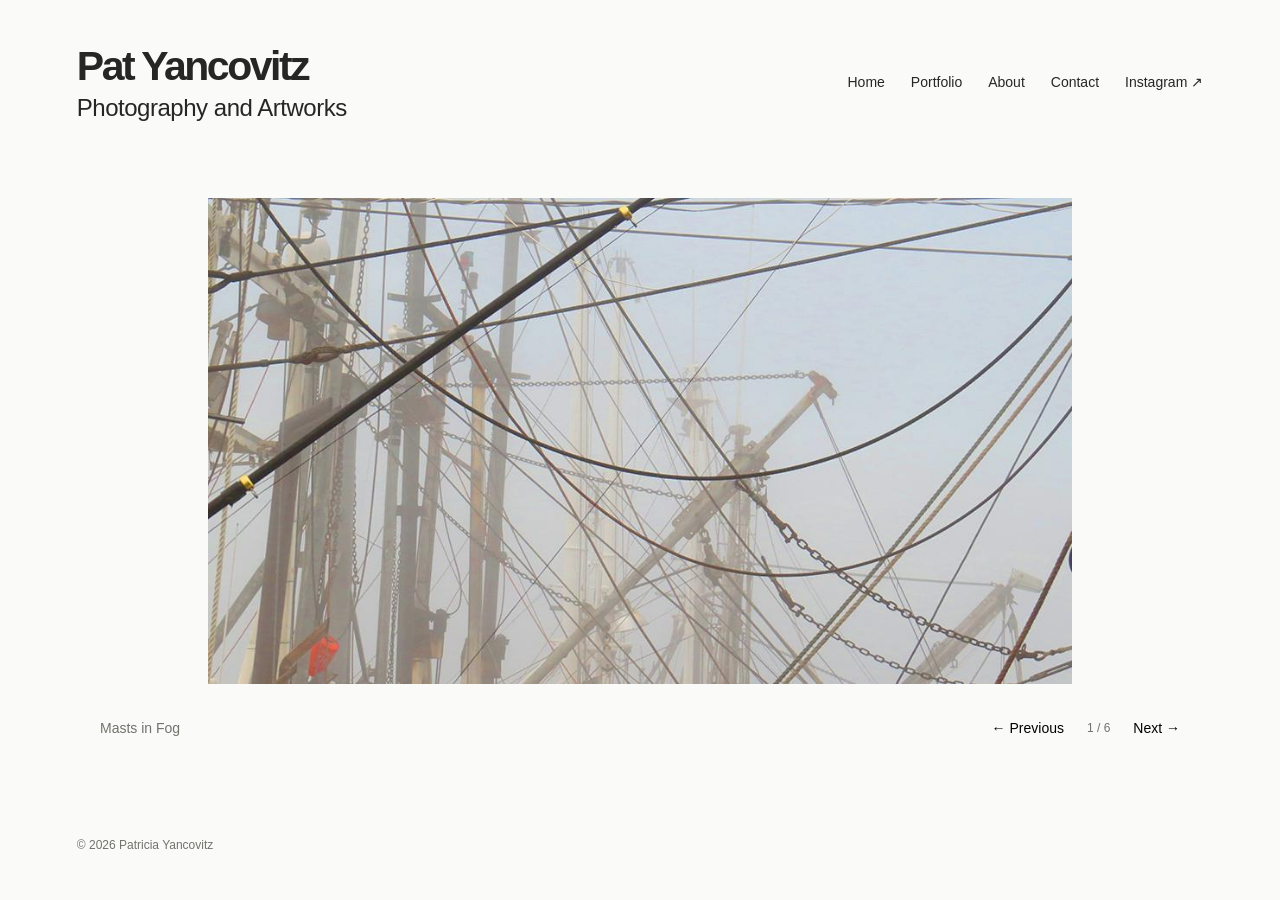
<file: index.html>
<!DOCTYPE html><html lang="en"><head><meta charset="utf-8"><meta name="viewport" content="width=device-width,initial-scale=1"><title>Home — Pat Yancovitz</title><link rel="stylesheet" href="main_style.css"><link rel="icon" href="favicon.svg"><style>.pat-carousel{overflow:hidden}.pat-track{display:flex;transition:transform .7s ease}.hero-slide{flex:0 0 100%;margin:0}@media(prefers-reduced-motion:reduce){.pat-track{transition:none}}.home-intro{font-size:clamp(18px,2vw,24px);font-weight:400;letter-spacing:-.02em;margin:0 0 24px}.site-brand{display:flex;flex-direction:column;align-items:flex-start;gap:3px}.site-brand .home-intro{margin:0}</style></head><body><a href="#main" class="skip-link">Skip to content</a><header class="site-header"><div class="site-brand"><a href="index.html" class="artist-name">Pat Yancovitz</a><h1 class="home-intro">Photography and Artworks</h1></div><nav aria-label="Main navigation"><a href="index.html">Home</a><a href="portfolio.html">Portfolio</a><a href="about.html">About</a><a href="contact.html">Contact</a><a href="https://www.instagram.com/pyancovitz/" target="_blank" rel="noopener noreferrer">Instagram ↗</a></nav></header><main id="main"><section class="page home-page"><div data-pat-slider role="region" aria-roledescription="carousel" aria-label="Selected photographs and artworks" tabindex="0"><div class="pat-carousel"><div class="pat-track"><figure class="pat-slide hero-slide" role="group" aria-roledescription="slide" aria-label="1 of 6" aria-hidden="false" data-title="Masts in Fog"><img src="homepage-masts-in-fog.jpg" width="1000" height="562" alt="Fishing boat masts, cables, and rigging overlap in a pale morning fog." loading="eager" draggable="false"></figure><figure class="pat-slide hero-slide" role="group" aria-roledescription="slide" aria-label="2 of 6" aria-hidden="true" data-title="Fire Boat Celebration"><img src="fire-boat-celebration.webp" width="1920" height="1079" alt="Fireboats spray arcs of white, red, and blue water across a city harbor." loading="lazy" draggable="false"></figure><figure class="pat-slide hero-slide" role="group" aria-roledescription="slide" aria-label="3 of 6" aria-hidden="true" data-title="Sunset @ Boat Dock"><img src="sunset-boat-dock.jpg" width="1200" height="900" alt="Fishing boats and their intricate rigging are silhouetted against an orange sunset." loading="lazy" draggable="false"></figure><figure class="pat-slide hero-slide" role="group" aria-roledescription="slide" aria-label="4 of 6" aria-hidden="true" data-title="Warren Place"><img src="warren-place.webp" width="1920" height="1440" alt="A leafy tree canopy rises between rows of red brick homes surrounding a green garden." loading="lazy" draggable="false"></figure><figure class="pat-slide hero-slide" role="group" aria-roledescription="slide" aria-label="5 of 6" aria-hidden="true" data-title="Encaustic with Tree"><img src="encaustic-with-tree.jpg" width="800" height="794" alt="Black branches and tall gray forms layered beneath orange and yellow circles." loading="lazy" draggable="false"></figure><figure class="pat-slide hero-slide" role="group" aria-roledescription="slide" aria-label="6 of 6" aria-hidden="true" data-title="City in Color"><img src="city-in-color.jpg" width="936" height="694" alt="Overlapping blocks of pink, blue, yellow, and green suggest a vivid abstract city." loading="lazy" draggable="false"></figure></div></div><div class="slider-toolbar"><h2 data-title aria-live="polite">Masts in Fog</h2><div class="slider-controls" hidden><button type="button" class="control-button" data-prev>← Previous</button><span class="image-count" data-count>1 / 6</span><button type="button" class="control-button" data-next>Next →</button></div></div></div></section></main><footer class="site-footer">© <span data-pat-year>2026</span> Patricia Yancovitz</footer><script src="pat-gallery.js?v=3"></script></body></html>
</file>
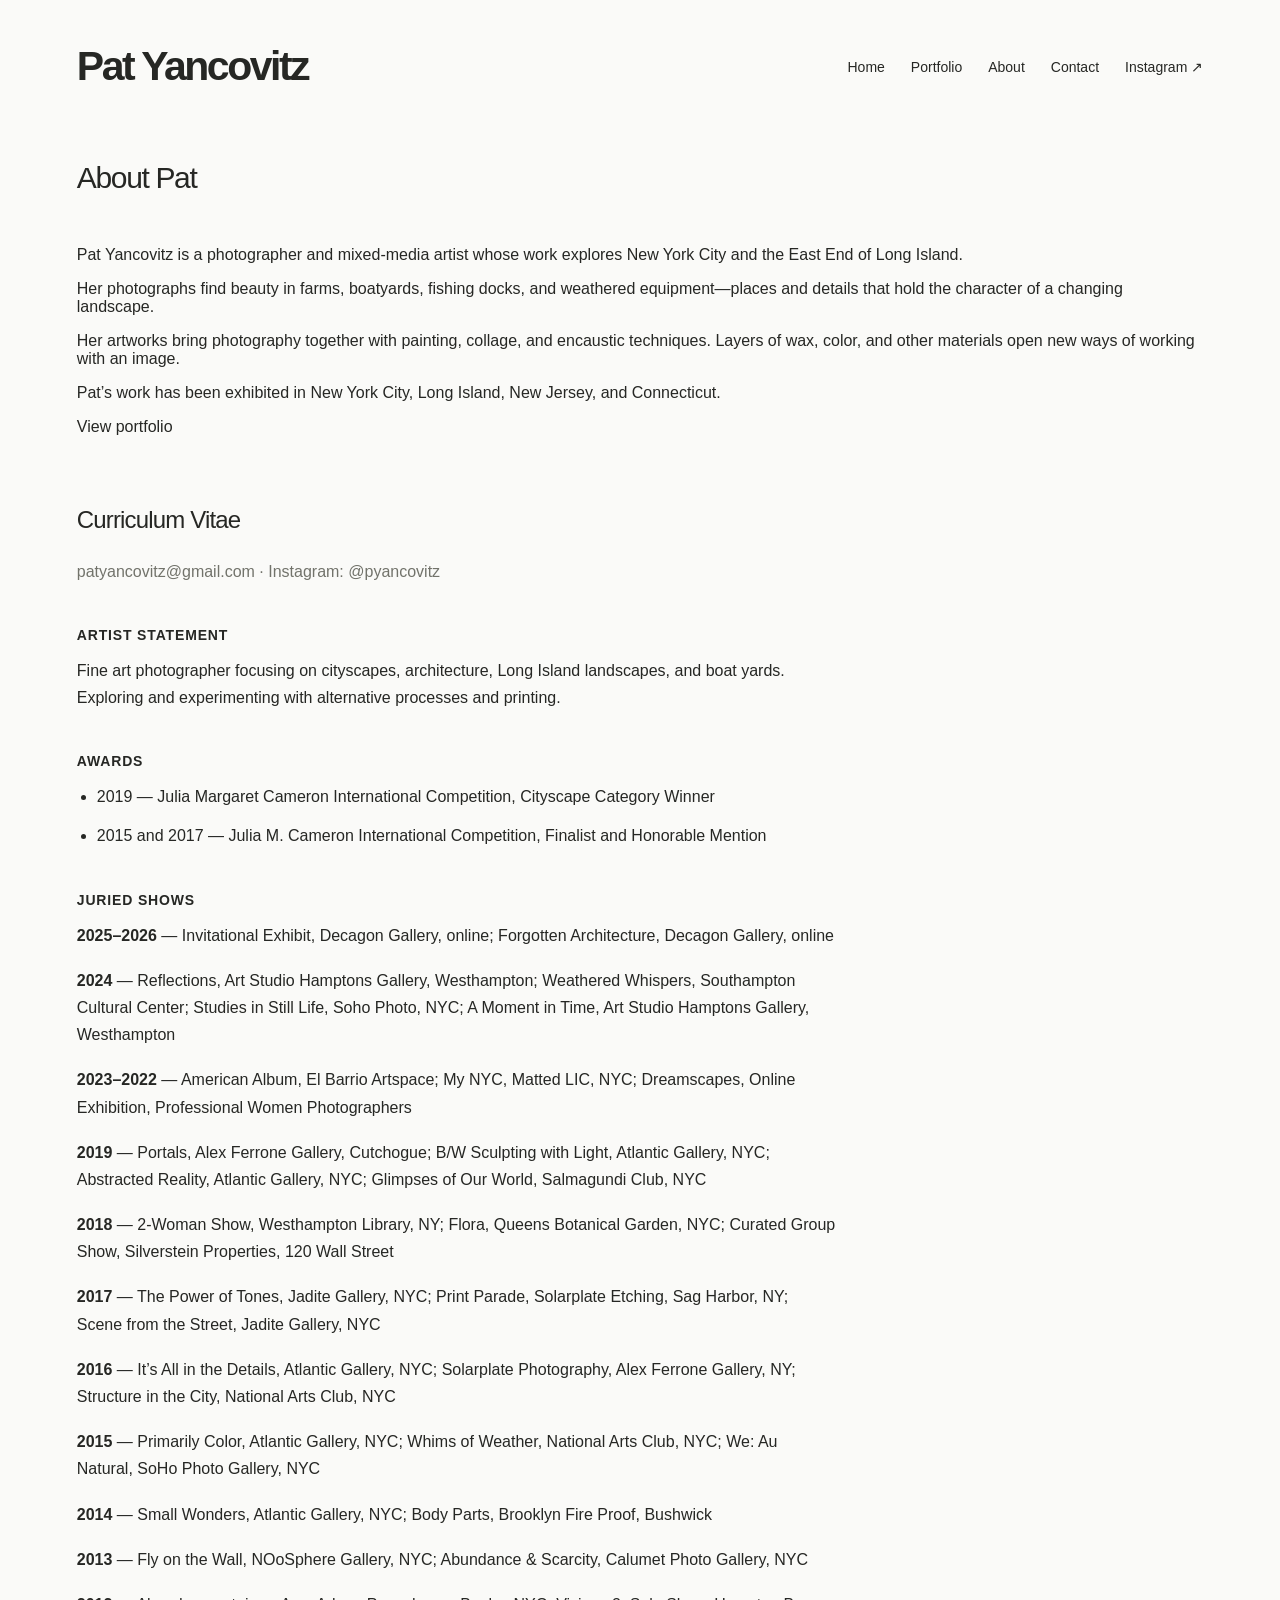
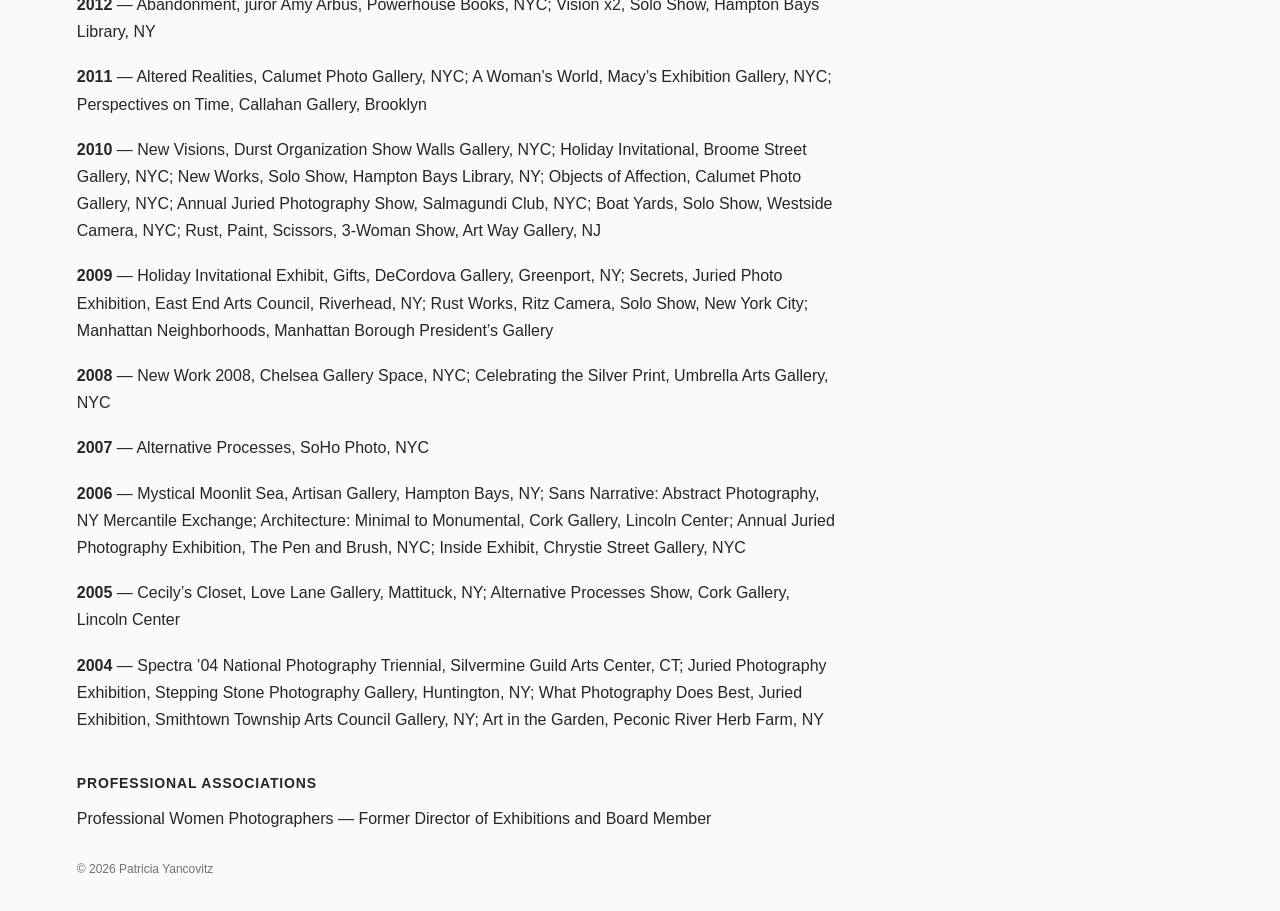
<file: about.html>
<!DOCTYPE html><html lang="en"><head><meta charset="utf-8"><meta name="viewport" content="width=device-width,initial-scale=1"><title>About — Pat Yancovitz</title><link rel="stylesheet" href="main_style.css?v=2"><link rel="icon" href="favicon.svg"></head><body><a href="#main" class="skip-link">Skip to content</a><header class="site-header"><a href="index.html" class="artist-name">Pat Yancovitz</a><nav aria-label="Main navigation"><a href="index.html">Home</a><a href="portfolio.html">Portfolio</a><a href="about.html">About</a><a href="contact.html">Contact</a><a href="https://www.instagram.com/pyancovitz/" target="_blank" rel="noopener noreferrer">Instagram ↗</a></nav></header><main id="main"><section class="page about-page">
    <h1 class="page-title">About Pat</h1>
    <div class="about-copy">
      <p>Pat Yancovitz is a photographer and mixed-media artist whose work explores New York City and the East End of Long Island.</p>
      <p>Her photographs find beauty in farms, boatyards, fishing docks, and weathered equipment—places and details that hold the character of a changing landscape.</p>
      <p>Her artworks bring photography together with painting, collage, and encaustic techniques. Layers of wax, color, and other materials open new ways of working with an image.</p>
      <p>Pat’s work has been exhibited in New York City, Long Island, New Jersey, and Connecticut.</p>
    </div>
    <a href="portfolio.html" class="text-link">View portfolio</a>
    <section class="cv-section" aria-labelledby="cv-title">
      <h2 id="cv-title">Curriculum Vitae</h2>
      <p class="cv-contact"><a href="mailto:patyancovitz@gmail.com">patyancovitz@gmail.com</a> · Instagram: <a href="https://www.instagram.com/pyancovitz/" target="_blank" rel="noopener noreferrer">@pyancovitz</a></p>
      <h3>Artist Statement</h3>
      <p>Fine art photographer focusing on cityscapes, architecture, Long Island landscapes, and boat yards. Exploring and experimenting with alternative processes and printing.</p>
      <h3>Awards</h3>
      <ul><li>2019 — Julia Margaret Cameron International Competition, Cityscape Category Winner</li><li>2015 and 2017 — Julia M. Cameron International Competition, Finalist and Honorable Mention</li></ul>
      <h3>Juried Shows</h3>
      <ul class="cv-list">
        <li><strong>2025–2026</strong> — Invitational Exhibit, Decagon Gallery, online; Forgotten Architecture, Decagon Gallery, online</li>
        <li><strong>2024</strong> — Reflections, Art Studio Hamptons Gallery, Westhampton; Weathered Whispers, Southampton Cultural Center; Studies in Still Life, Soho Photo, NYC; A Moment in Time, Art Studio Hamptons Gallery, Westhampton</li>
        <li><strong>2023–2022</strong> — American Album, El Barrio Artspace; My NYC, Matted LIC, NYC; Dreamscapes, Online Exhibition, Professional Women Photographers</li>
        <li><strong>2019</strong> — Portals, Alex Ferrone Gallery, Cutchogue; B/W Sculpting with Light, Atlantic Gallery, NYC; Abstracted Reality, Atlantic Gallery, NYC; Glimpses of Our World, Salmagundi Club, NYC</li>
        <li><strong>2018</strong> — 2-Woman Show, Westhampton Library, NY; Flora, Queens Botanical Garden, NYC; Curated Group Show, Silverstein Properties, 120 Wall Street</li>
        <li><strong>2017</strong> — The Power of Tones, Jadite Gallery, NYC; Print Parade, Solarplate Etching, Sag Harbor, NY; Scene from the Street, Jadite Gallery, NYC</li>
        <li><strong>2016</strong> — It’s All in the Details, Atlantic Gallery, NYC; Solarplate Photography, Alex Ferrone Gallery, NY; Structure in the City, National Arts Club, NYC</li>
        <li><strong>2015</strong> — Primarily Color, Atlantic Gallery, NYC; Whims of Weather, National Arts Club, NYC; We: Au Natural, SoHo Photo Gallery, NYC</li>
        <li><strong>2014</strong> — Small Wonders, Atlantic Gallery, NYC; Body Parts, Brooklyn Fire Proof, Bushwick</li>
        <li><strong>2013</strong> — Fly on the Wall, NOoSphere Gallery, NYC; Abundance &amp; Scarcity, Calumet Photo Gallery, NYC</li>
        <li><strong>2012</strong> — Abandonment, juror Amy Arbus, Powerhouse Books, NYC; Vision x2, Solo Show, Hampton Bays Library, NY</li>
        <li><strong>2011</strong> — Altered Realities, Calumet Photo Gallery, NYC; A Woman’s World, Macy’s Exhibition Gallery, NYC; Perspectives on Time, Callahan Gallery, Brooklyn</li>
        <li><strong>2010</strong> — New Visions, Durst Organization Show Walls Gallery, NYC; Holiday Invitational, Broome Street Gallery, NYC; New Works, Solo Show, Hampton Bays Library, NY; Objects of Affection, Calumet Photo Gallery, NYC; Annual Juried Photography Show, Salmagundi Club, NYC; Boat Yards, Solo Show, Westside Camera, NYC; Rust, Paint, Scissors, 3-Woman Show, Art Way Gallery, NJ</li>
        <li><strong>2009</strong> — Holiday Invitational Exhibit, Gifts, DeCordova Gallery, Greenport, NY; Secrets, Juried Photo Exhibition, East End Arts Council, Riverhead, NY; Rust Works, Ritz Camera, Solo Show, New York City; Manhattan Neighborhoods, Manhattan Borough President’s Gallery</li>
        <li><strong>2008</strong> — New Work 2008, Chelsea Gallery Space, NYC; Celebrating the Silver Print, Umbrella Arts Gallery, NYC</li>
        <li><strong>2007</strong> — Alternative Processes, SoHo Photo, NYC</li>
        <li><strong>2006</strong> — Mystical Moonlit Sea, Artisan Gallery, Hampton Bays, NY; Sans Narrative: Abstract Photography, NY Mercantile Exchange; Architecture: Minimal to Monumental, Cork Gallery, Lincoln Center; Annual Juried Photography Exhibition, The Pen and Brush, NYC; Inside Exhibit, Chrystie Street Gallery, NYC</li>
        <li><strong>2005</strong> — Cecily’s Closet, Love Lane Gallery, Mattituck, NY; Alternative Processes Show, Cork Gallery, Lincoln Center</li>        <li><strong>2004</strong> — Spectra ’04 National Photography Triennial, Silvermine Guild Arts Center, CT; Juried Photography Exhibition, Stepping Stone Photography Gallery, Huntington, NY; What Photography Does Best, Juried Exhibition, Smithtown Township Arts Council Gallery, NY; Art in the Garden, Peconic River Herb Farm, NY</li>
      </ul>
      <h3>Professional Associations</h3>
      <p>Professional Women Photographers — Former Director of Exhibitions and Board Member</p>
    </section>
  </section></main><footer class="site-footer">© <span data-pat-year>2026</span> Patricia Yancovitz</footer><script src="pat-gallery.js"></script></body></html>
</file>
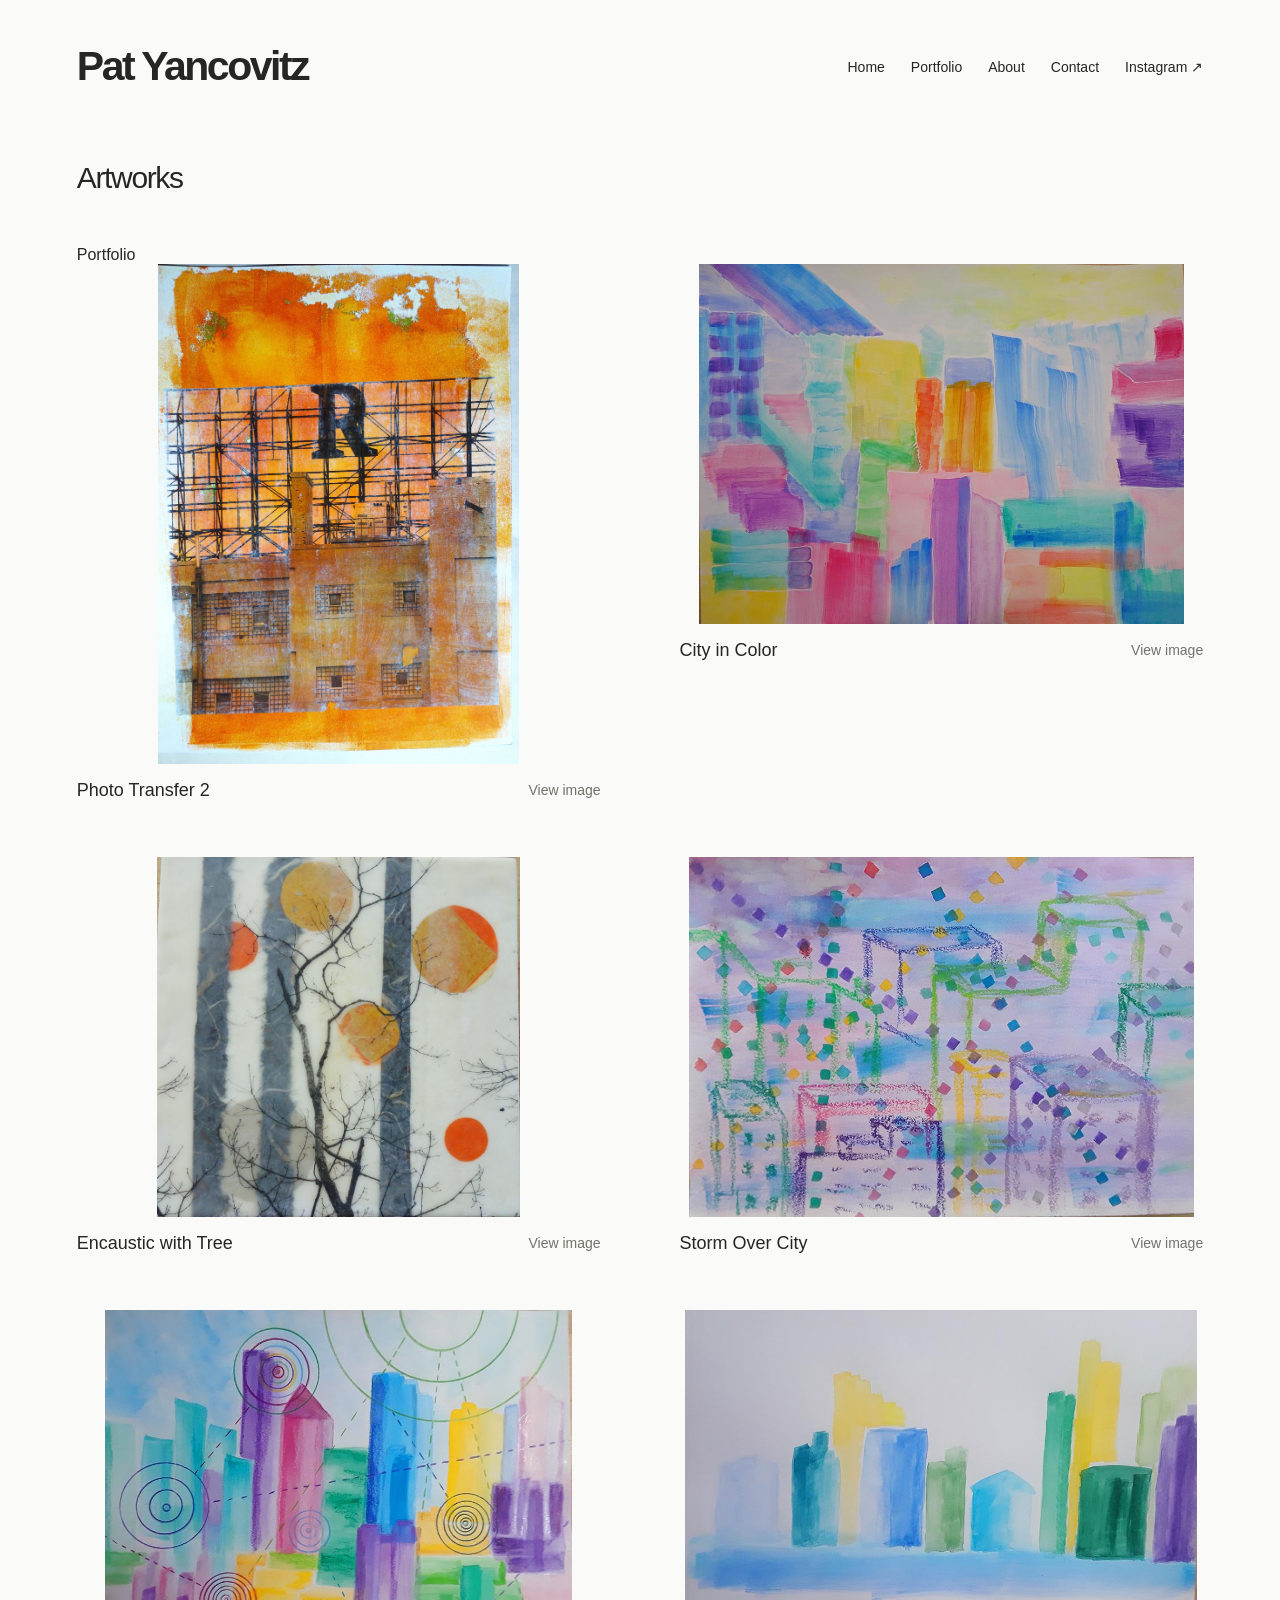
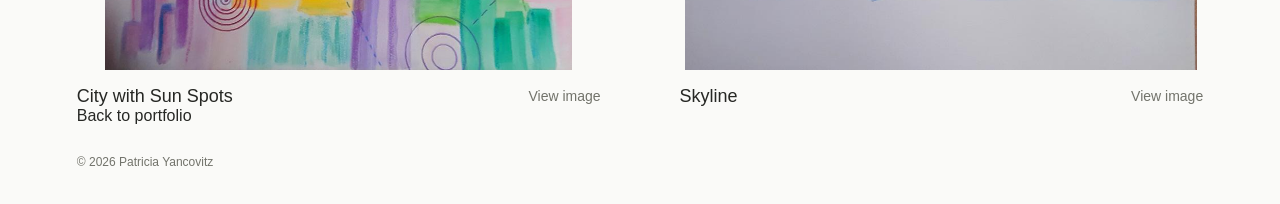
<file: artworks.html>
<!DOCTYPE html><html lang="en"><head><meta charset="utf-8"><meta name="viewport" content="width=device-width,initial-scale=1"><title>Artworks — Pat Yancovitz</title><link rel="stylesheet" href="main_style.css"><link rel="icon" href="favicon.svg"><style>.work-grid{display:grid;grid-template-columns:repeat(2,minmax(0,1fr));gap:56px 7%;align-items:start}.work-card{margin:0;min-width:0}.work-card .work-open{display:block}.work-image{height:360px;display:flex;align-items:center;justify-content:center}.work-image img{display:block;max-width:100%;max-height:100%;width:auto!important;height:auto!important;object-fit:contain}.work-caption{display:flex;justify-content:space-between;gap:20px;align-items:center;padding-top:16px}.work-title{font-size:18px;font-weight:400}.image-open-label{font-size:14px;color:var(--muted-foreground)}.pat-lightbox img{display:block;width:auto;max-width:min(680px,88vw);max-height:72vh;height:auto} .work-card--photo-transfer-2 .work-image{height:500px}@media(max-width:700px){.work-grid{grid-template-columns:1fr;gap:42px}.work-image{height:300px}}</style></head><body><a href="#main" class="skip-link">Skip to content</a><header class="site-header"><a href="index.html" class="artist-name">Pat Yancovitz</a><nav aria-label="Main navigation"><a href="index.html">Home</a><a href="portfolio.html">Portfolio</a><a href="about.html">About</a><a href="contact.html">Contact</a><a href="https://www.instagram.com/pyancovitz/" target="_blank" rel="noopener noreferrer">Instagram ↗</a></nav></header><main id="main"><section class="page gallery-page"><div class="gallery-heading"><h1 class="page-title">Artworks</h1><a class="back-link" href="portfolio.html">Portfolio</a></div><div class="work-grid" data-pat-gallery="Artworks"><figure class="work-card work-card--photo-transfer-2"><a class="work-open" href="Photo%20Transfer%202.JPG" data-pat-open data-title="Photo Transfer 2" aria-label="View Photo Transfer 2" aria-haspopup="dialog"><div class="work-image"><img src="Photo%20Transfer%202.JPG" width="900" height="1245" alt="An orange and yellow photo transfer of an industrial building, scaffolding, and a bold black R." loading="lazy" draggable="false"></div><span class="work-caption"><span class="work-title">Photo Transfer 2</span><span class="image-open-label">View image</span></span></a></figure><figure class="work-card"><a class="work-open" href="city-in-color.jpg" data-pat-open data-title="City in Color" aria-label="View City in Color" aria-haspopup="dialog"><div class="work-image"><img src="city-in-color.jpg" width="936" height="694" alt="Overlapping blocks of pink, blue, yellow, and green suggest a vivid abstract city." loading="eager" draggable="false"></div><span class="work-caption"><span class="work-title">City in Color</span><span class="image-open-label">View image</span></span></a></figure><figure class="work-card"><a class="work-open" href="encaustic-with-tree.jpg" data-pat-open data-title="Encaustic with Tree" aria-label="View Encaustic with Tree" aria-haspopup="dialog"><div class="work-image"><img src="encaustic-with-tree.jpg" width="800" height="794" alt="Black branches and tall gray forms layered beneath orange and yellow circles." loading="eager" draggable="false"></div><span class="work-caption"><span class="work-title">Encaustic with Tree</span><span class="image-open-label">View image</span></span></a></figure><figure class="work-card"><a class="work-open" href="storm-over-city.jpg" data-pat-open data-title="Storm Over City" aria-label="View Storm Over City" aria-haspopup="dialog"><div class="work-image"><img src="storm-over-city.jpg" width="900" height="642" alt="A colorful layered city abstraction with fragmented shapes and diagonal marks." loading="lazy" draggable="false"></div><span class="work-caption"><span class="work-title">Storm Over City</span><span class="image-open-label">View image</span></span></a></figure><figure class="work-card"><a class="work-open" href="city-with-sun-spots.jpg" data-pat-open data-title="City with Sun Spots" aria-label="View City with Sun Spots" aria-haspopup="dialog"><div class="work-image"><img src="city-with-sun-spots.jpg" width="900" height="693" alt="Bright city towers intersect with delicate concentric circles." loading="lazy" draggable="false"></div><span class="work-caption"><span class="work-title">City with Sun Spots</span><span class="image-open-label">View image</span></span></a></figure><figure class="work-card"><a class="work-open" href="skyline.jpg" data-pat-open data-title="Skyline" aria-label="View Skyline" aria-haspopup="dialog"><div class="work-image"><img src="skyline.jpg" width="900" height="633" alt="Blue, purple, yellow, and green towers against a pale open sky." loading="lazy" draggable="false"></div><span class="work-caption"><span class="work-title">Skyline</span><span class="image-open-label">View image</span></span></a></figure></div><div class="gallery-end"><a class="text-link" href="portfolio.html">Back to portfolio</a></div></section></main><footer class="site-footer">© <span data-pat-year>2026</span> Patricia Yancovitz</footer><script src="pat-gallery.js"></script></body></html>
</file>
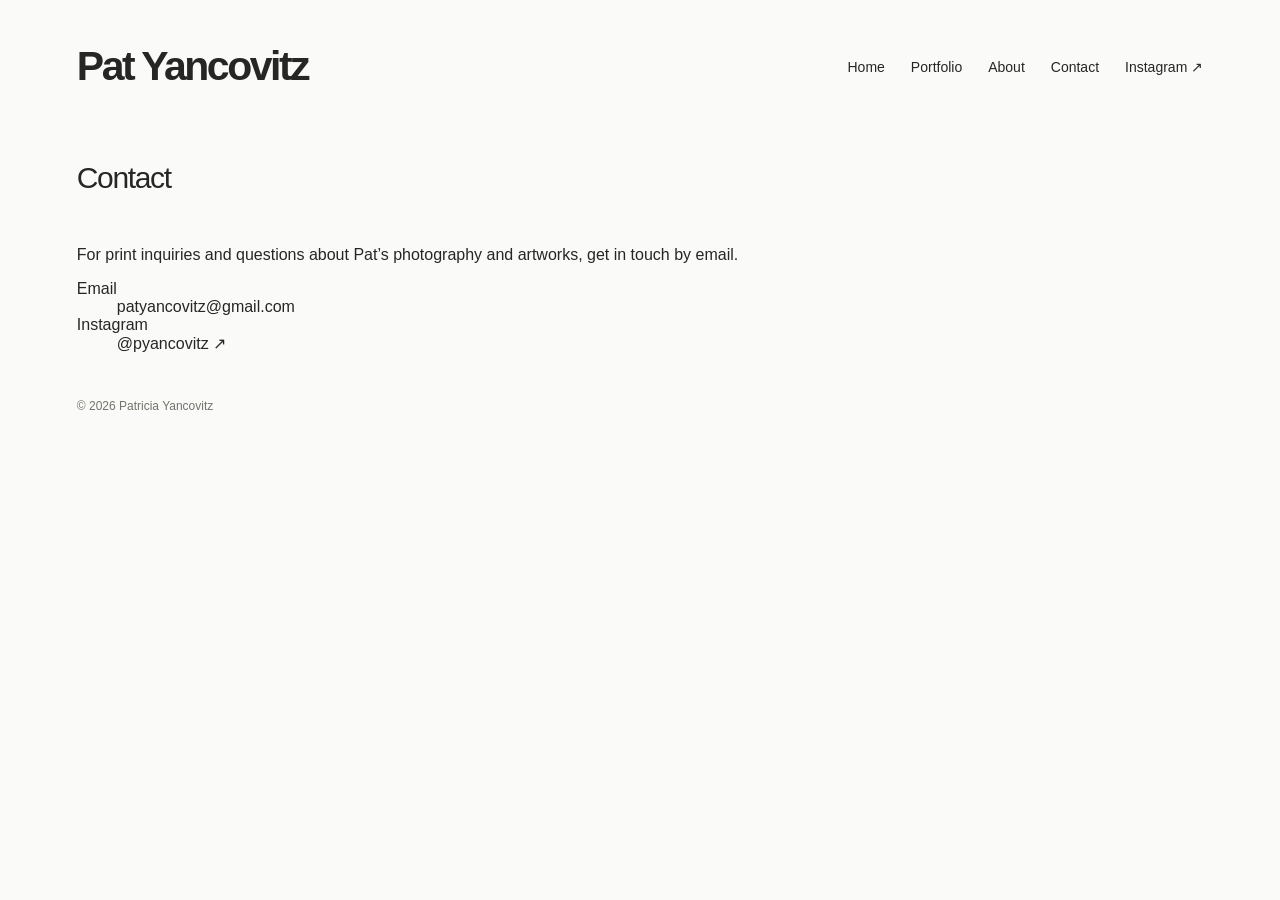
<file: contact.html>
<!DOCTYPE html><html lang="en"><head><meta charset="utf-8"><meta name="viewport" content="width=device-width,initial-scale=1"><title>Contact — Pat Yancovitz</title><link rel="stylesheet" href="main_style.css"><link rel="icon" href="favicon.svg"></head><body><a href="#main" class="skip-link">Skip to content</a><header class="site-header"><a href="index.html" class="artist-name">Pat Yancovitz</a><nav aria-label="Main navigation"><a href="index.html">Home</a><a href="portfolio.html">Portfolio</a><a href="about.html">About</a><a href="contact.html">Contact</a><a href="https://www.instagram.com/pyancovitz/" target="_blank" rel="noopener noreferrer">Instagram ↗</a></nav></header><main id="main"><section class="page contact-page">
    <h1 class="page-title">Contact</h1>
    <p class="contact-intro">For print inquiries and questions about Pat’s photography and artworks, get in touch by email.</p>
    <dl class="contact-details">
      <div><dt>Email</dt><dd><a href="mailto:patyancovitz@gmail.com">patyancovitz@gmail.com</a></dd></div>
      <div><dt>Instagram</dt><dd><a href="https://www.instagram.com/pyancovitz/" target="_blank" rel="noopener noreferrer" aria-label="@pyancovitz on Instagram — opens in a new tab">@pyancovitz ↗</a></dd></div>
    </dl>
  </section></main><footer class="site-footer">© <span data-pat-year>2026</span> Patricia Yancovitz</footer><script src="pat-gallery.js"></script></body></html>
</file>
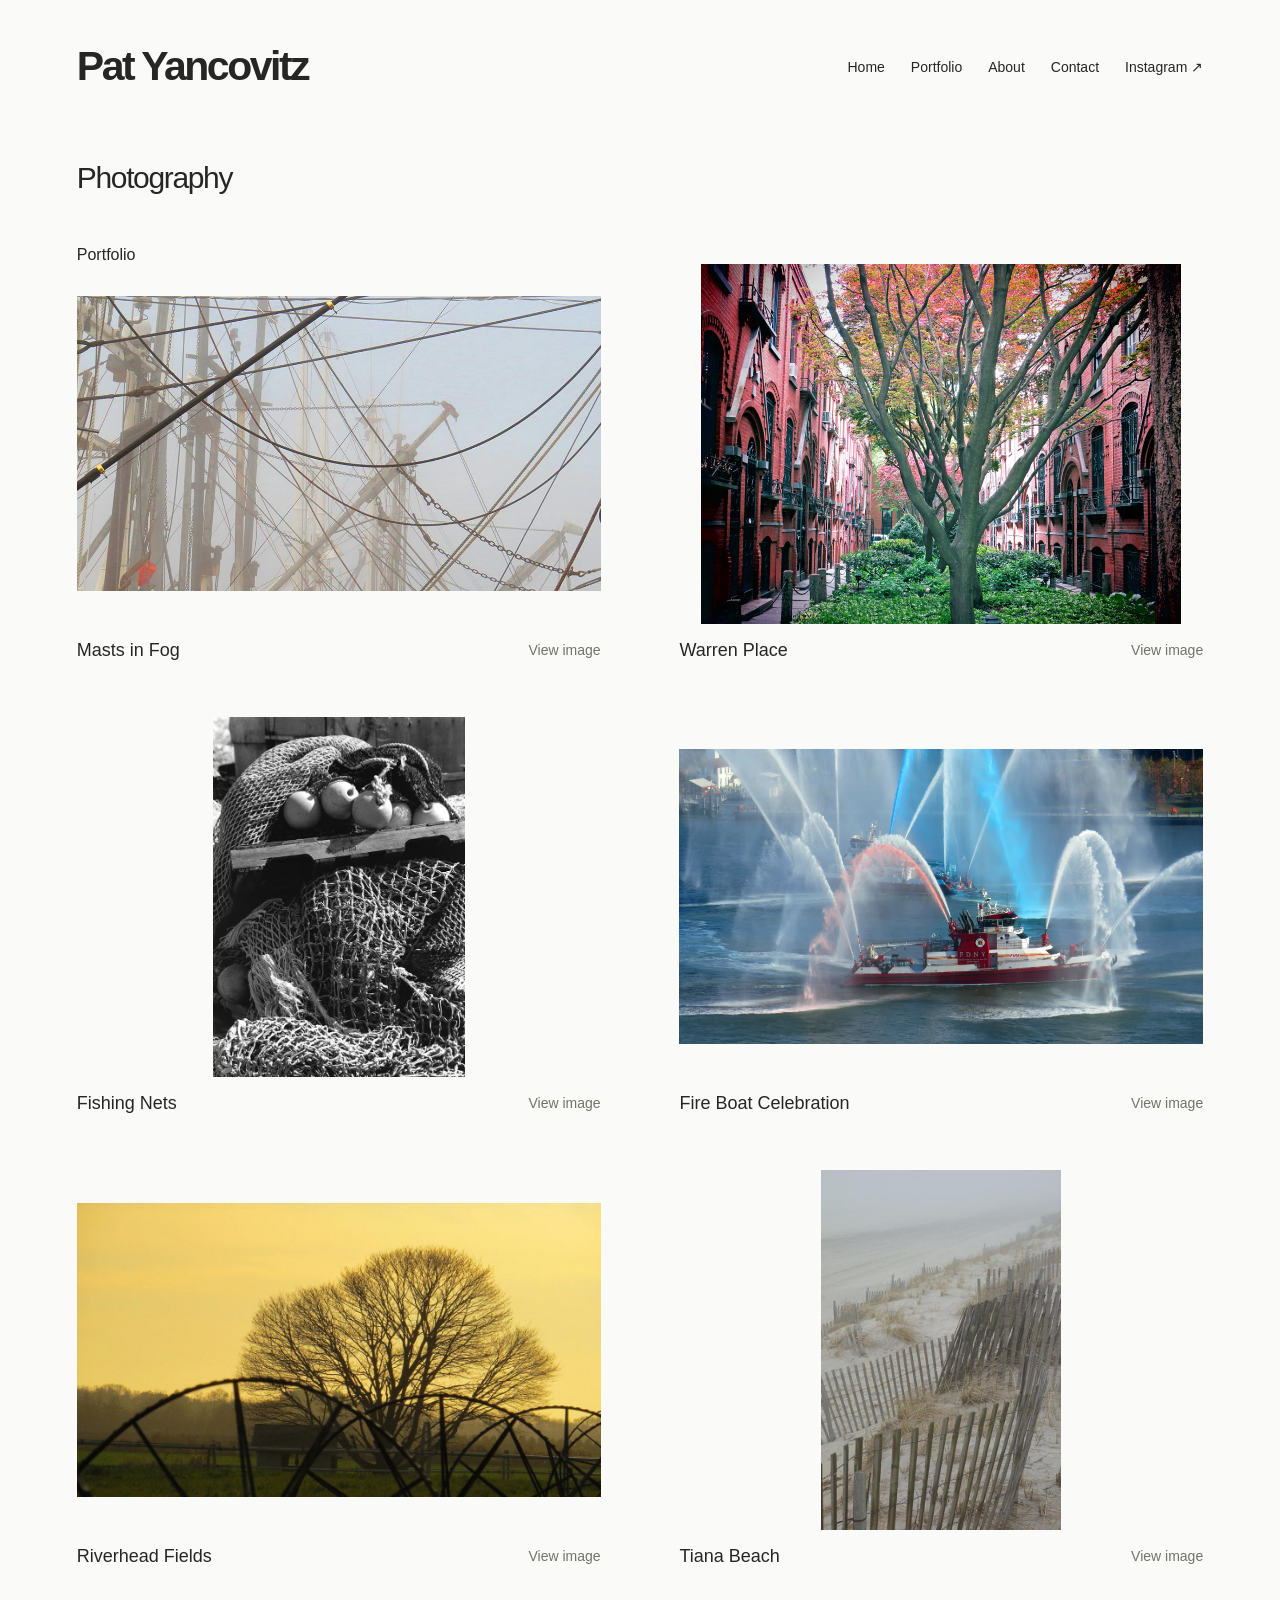
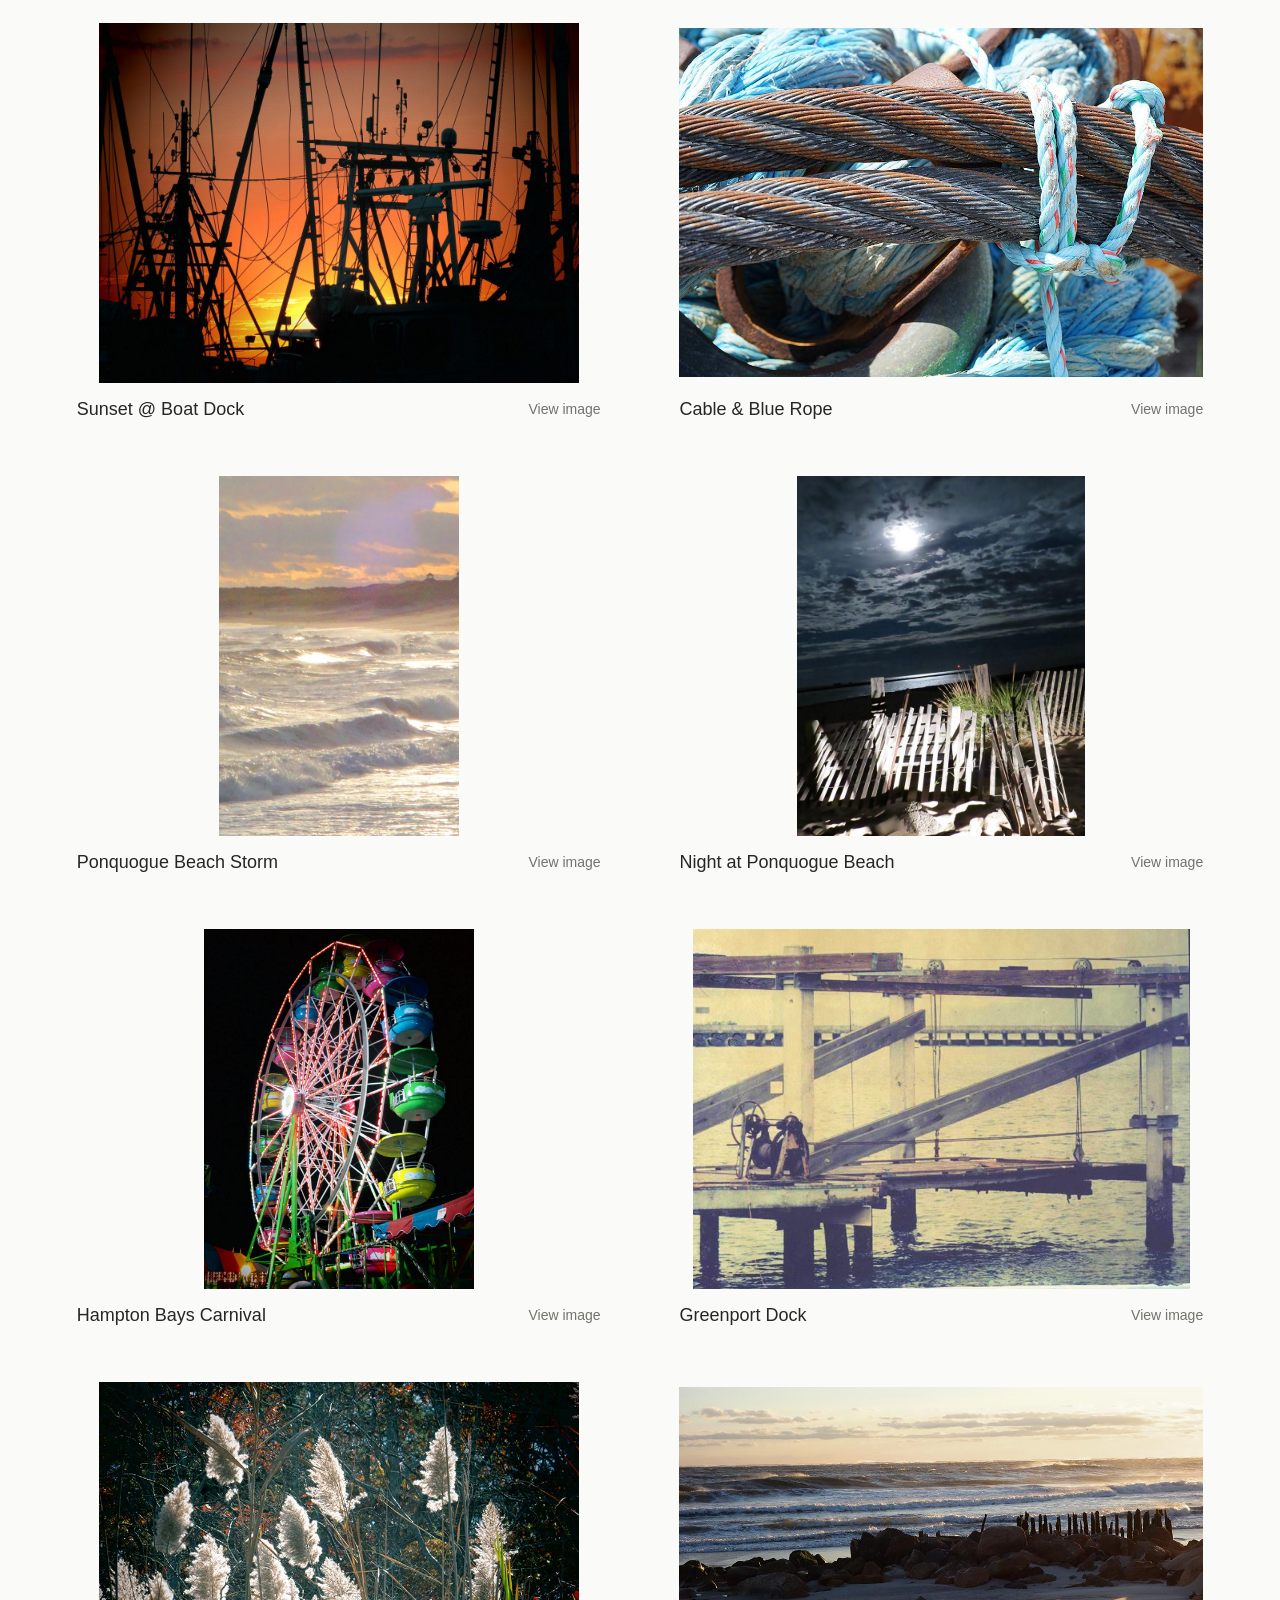
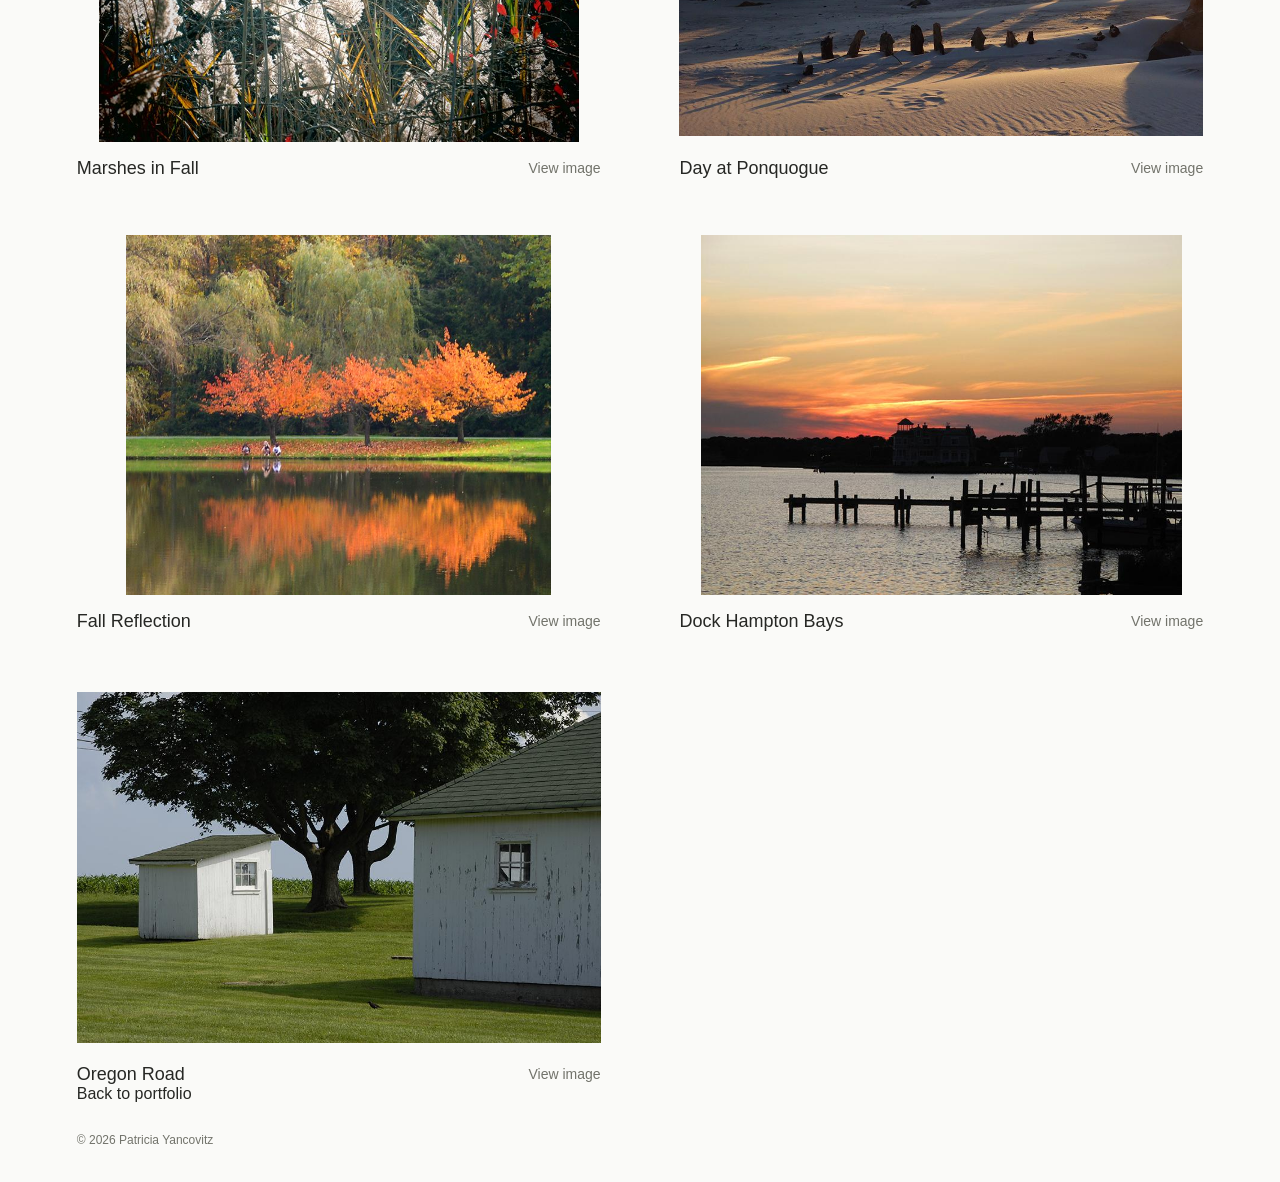
<file: photography.html>
<!DOCTYPE html><html lang="en"><head><meta charset="utf-8"><meta name="viewport" content="width=device-width,initial-scale=1"><title>Photography — Pat Yancovitz</title><link rel="stylesheet" href="main_style.css"><link rel="icon" href="favicon.svg"><style>.work-grid{display:grid;grid-template-columns:repeat(2,minmax(0,1fr));gap:56px 7%;align-items:start}.work-card{margin:0;min-width:0}.work-card .work-open{display:block}.work-image{height:360px;display:flex;align-items:center;justify-content:center}.work-image img{display:block;max-width:100%;max-height:100%;width:auto!important;height:auto!important;object-fit:contain}.work-caption{display:flex;justify-content:space-between;gap:20px;align-items:center;padding-top:16px}.work-title{font-size:18px;font-weight:400}.image-open-label{font-size:14px;color:var(--muted-foreground)}.pat-lightbox img{display:block;width:auto;max-width:min(680px,88vw);max-height:72vh;height:auto}@media(max-width:700px){.work-grid{grid-template-columns:1fr;gap:42px}.work-image{height:300px}}</style></head><body><a href="#main" class="skip-link">Skip to content</a><header class="site-header"><a href="index.html" class="artist-name">Pat Yancovitz</a><nav aria-label="Main navigation"><a href="index.html">Home</a><a href="portfolio.html">Portfolio</a><a href="about.html">About</a><a href="contact.html">Contact</a><a href="https://www.instagram.com/pyancovitz/" target="_blank" rel="noopener noreferrer">Instagram ↗</a></nav></header><main id="main"><section class="page gallery-page"><div class="gallery-heading"><h1 class="page-title">Photography</h1><a class="back-link" href="portfolio.html">Portfolio</a></div><div class="work-grid" data-pat-gallery="Photography"><figure class="work-card"><a class="work-open" href="masts-in-fog.jpg" data-pat-open data-title="Masts in Fog" aria-label="View Masts in Fog" aria-haspopup="dialog"><div class="work-image"><img src="masts-in-fog.jpg" width="1000" height="562" alt="Fishing boat masts, cables, and rigging overlap in a pale morning fog." loading="eager" draggable="false"></div><span class="work-caption"><span class="work-title">Masts in Fog</span><span class="image-open-label">View image</span></span></a></figure><figure class="work-card"><a class="work-open" href="warren-place.webp" data-pat-open data-title="Warren Place" aria-label="View Warren Place" aria-haspopup="dialog"><div class="work-image"><img src="warren-place.webp" width="1920" height="1440" alt="A leafy tree canopy rises between rows of red brick homes surrounding a green garden." loading="eager" draggable="false"></div><span class="work-caption"><span class="work-title">Warren Place</span><span class="image-open-label">View image</span></span></a></figure><figure class="work-card"><a class="work-open" href="fishing-nets.jpg" data-pat-open data-title="Fishing Nets" aria-label="View Fishing Nets" aria-haspopup="dialog"><div class="work-image"><img src="fishing-nets.jpg" width="582" height="831" alt="Black and white study of fishing nets, floats, and coiled rope." loading="lazy" draggable="false"></div><span class="work-caption"><span class="work-title">Fishing Nets</span><span class="image-open-label">View image</span></span></a></figure><figure class="work-card"><a class="work-open" href="fire-boat-celebration.webp" data-pat-open data-title="Fire Boat Celebration" aria-label="View Fire Boat Celebration" aria-haspopup="dialog"><div class="work-image"><img src="fire-boat-celebration.webp" width="1920" height="1079" alt="Fireboats spray arcs of white, red, and blue water across a city harbor." loading="lazy" draggable="false"></div><span class="work-caption"><span class="work-title">Fire Boat Celebration</span><span class="image-open-label">View image</span></span></a></figure><figure class="work-card"><a class="work-open" href="riverhead-fields.jpg" data-pat-open data-title="Riverhead Fields" aria-label="View Riverhead Fields" aria-haspopup="dialog"><div class="work-image"><img src="riverhead-fields.jpg" width="1200" height="674" alt="A bare tree rises behind curved irrigation equipment in golden light." loading="lazy" draggable="false"></div><span class="work-caption"><span class="work-title">Riverhead Fields</span><span class="image-open-label">View image</span></span></a></figure><figure class="work-card"><a class="work-open" href="tiana-beach.jpg" data-pat-open data-title="Tiana Beach" aria-label="View Tiana Beach" aria-haspopup="dialog"><div class="work-image"><img src="tiana-beach.jpg" width="600" height="900" alt="Weathered fences trace soft curves through misty beach dunes." loading="lazy" draggable="false"></div><span class="work-caption"><span class="work-title">Tiana Beach</span><span class="image-open-label">View image</span></span></a></figure><figure class="work-card"><a class="work-open" href="sunset-boat-dock.jpg" data-pat-open data-title="Sunset @ Boat Dock" aria-label="View Sunset @ Boat Dock" aria-haspopup="dialog"><div class="work-image"><img src="sunset-boat-dock.jpg" width="1200" height="900" alt="Fishing boats and their intricate rigging are silhouetted against an orange sunset." loading="lazy" draggable="false"></div><span class="work-caption"><span class="work-title">Sunset @ Boat Dock</span><span class="image-open-label">View image</span></span></a></figure><figure class="work-card"><a class="work-open" href="cable-blue-rope.jpg" data-pat-open data-title="Cable &amp; Blue Rope" aria-label="View Cable &amp; Blue Rope" aria-haspopup="dialog"><div class="work-image"><img src="cable-blue-rope.jpg" width="1000" height="667" alt="Thick rusted steel cables entwined with bright blue rope." loading="lazy" draggable="false"></div><span class="work-caption"><span class="work-title">Cable &amp; Blue Rope</span><span class="image-open-label">View image</span></span></a></figure><figure class="work-card"><a class="work-open" href="ponquogue-beach-storm.jpg" data-pat-open data-title="Ponquogue Beach Storm" aria-label="View Ponquogue Beach Storm" aria-haspopup="dialog"><div class="work-image"><img src="ponquogue-beach-storm.jpg" width="667" height="1000" alt="Sunlight breaks through clouds above waves rolling onto Ponquogue Beach." loading="lazy" draggable="false"></div><span class="work-caption"><span class="work-title">Ponquogue Beach Storm</span><span class="image-open-label">View image</span></span></a></figure><figure class="work-card"><a class="work-open" href="night-at-ponquogue-beach.jpg" data-pat-open data-title="Night at Ponquogue Beach" aria-label="View Night at Ponquogue Beach" aria-haspopup="dialog"><div class="work-image"><img src="night-at-ponquogue-beach.jpg" width="720" height="900" alt="Moonlight falls on a weathered beach fence beneath textured clouds." loading="lazy" draggable="false"></div><span class="work-caption"><span class="work-title">Night at Ponquogue Beach</span><span class="image-open-label">View image</span></span></a></figure><figure class="work-card"><a class="work-open" href="hampton-bays-carnival.jpg" data-pat-open data-title="Hampton Bays Carnival" aria-label="View Hampton Bays Carnival" aria-haspopup="dialog"><div class="work-image"><img src="hampton-bays-carnival.jpg" width="900" height="1200" alt="A brightly lit Ferris wheel stands against the night sky." loading="lazy" draggable="false"></div><span class="work-caption"><span class="work-title">Hampton Bays Carnival</span><span class="image-open-label">View image</span></span></a></figure><figure class="work-card"><a class="work-open" href="greenport-dock.jpg" data-pat-open data-title="Greenport Dock" aria-label="View Greenport Dock" aria-haspopup="dialog"><div class="work-image"><img src="greenport-dock.jpg" width="800" height="580" alt="Weathered beams and industrial structures frame the water at Greenport Dock." loading="lazy" draggable="false"></div><span class="work-caption"><span class="work-title">Greenport Dock</span><span class="image-open-label">View image</span></span></a></figure><figure class="work-card"><a class="work-open" href="marshes-in-fall.jpg" data-pat-open data-title="Marshes in Fall" aria-label="View Marshes in Fall" aria-haspopup="dialog"><div class="work-image"><img src="marshes-in-fall.jpg" width="800" height="600" alt="Pale feathery reeds catch the sunlight against dark autumn foliage." loading="lazy" draggable="false"></div><span class="work-caption"><span class="work-title">Marshes in Fall</span><span class="image-open-label">View image</span></span></a></figure><figure class="work-card"><a class="work-open" href="day-at-ponquogue.jpg" data-pat-open data-title="Day at Ponquogue" aria-label="View Day at Ponquogue" aria-haspopup="dialog"><div class="work-image"><img src="day-at-ponquogue.jpg" width="1000" height="667" alt="Warm evening light falls on the sand, rocks, and old pilings at Ponquogue." loading="lazy" draggable="false"></div><span class="work-caption"><span class="work-title">Day at Ponquogue</span><span class="image-open-label">View image</span></span></a></figure><figure class="work-card"><a class="work-open" href="fall-reflection.jpg" data-pat-open data-title="Fall Reflection" aria-label="View Fall Reflection" aria-haspopup="dialog"><div class="work-image"><img src="fall-reflection.jpg" width="800" height="677" alt="Orange autumn trees reflect in still water beside a small dock." loading="lazy" draggable="false"></div><span class="work-caption"><span class="work-title">Fall Reflection</span><span class="image-open-label">View image</span></span></a></figure><figure class="work-card"><a class="work-open" href="dock-hampton-bays.jpg" data-pat-open data-title="Dock Hampton Bays" aria-label="View Dock Hampton Bays" aria-haspopup="dialog"><div class="work-image"><img src="dock-hampton-bays.jpg" width="800" height="599" alt="Quiet docks extend into the water beneath a soft orange sunset." loading="lazy" draggable="false"></div><span class="work-caption"><span class="work-title">Dock Hampton Bays</span><span class="image-open-label">View image</span></span></a></figure><figure class="work-card"><a class="work-open" href="oregon-road.jpg" data-pat-open data-title="Oregon Road" aria-label="View Oregon Road" aria-haspopup="dialog"><div class="work-image"><img src="oregon-road.jpg" width="929" height="622" alt="Small white agricultural buildings sit beneath a broad green tree." loading="lazy" draggable="false"></div><span class="work-caption"><span class="work-title">Oregon Road</span><span class="image-open-label">View image</span></span></a></figure></div><div class="gallery-end"><a class="text-link" href="portfolio.html">Back to portfolio</a></div></section></main><footer class="site-footer">© <span data-pat-year>2026</span> Patricia Yancovitz</footer><script src="pat-gallery.js"></script></body></html>
</file>
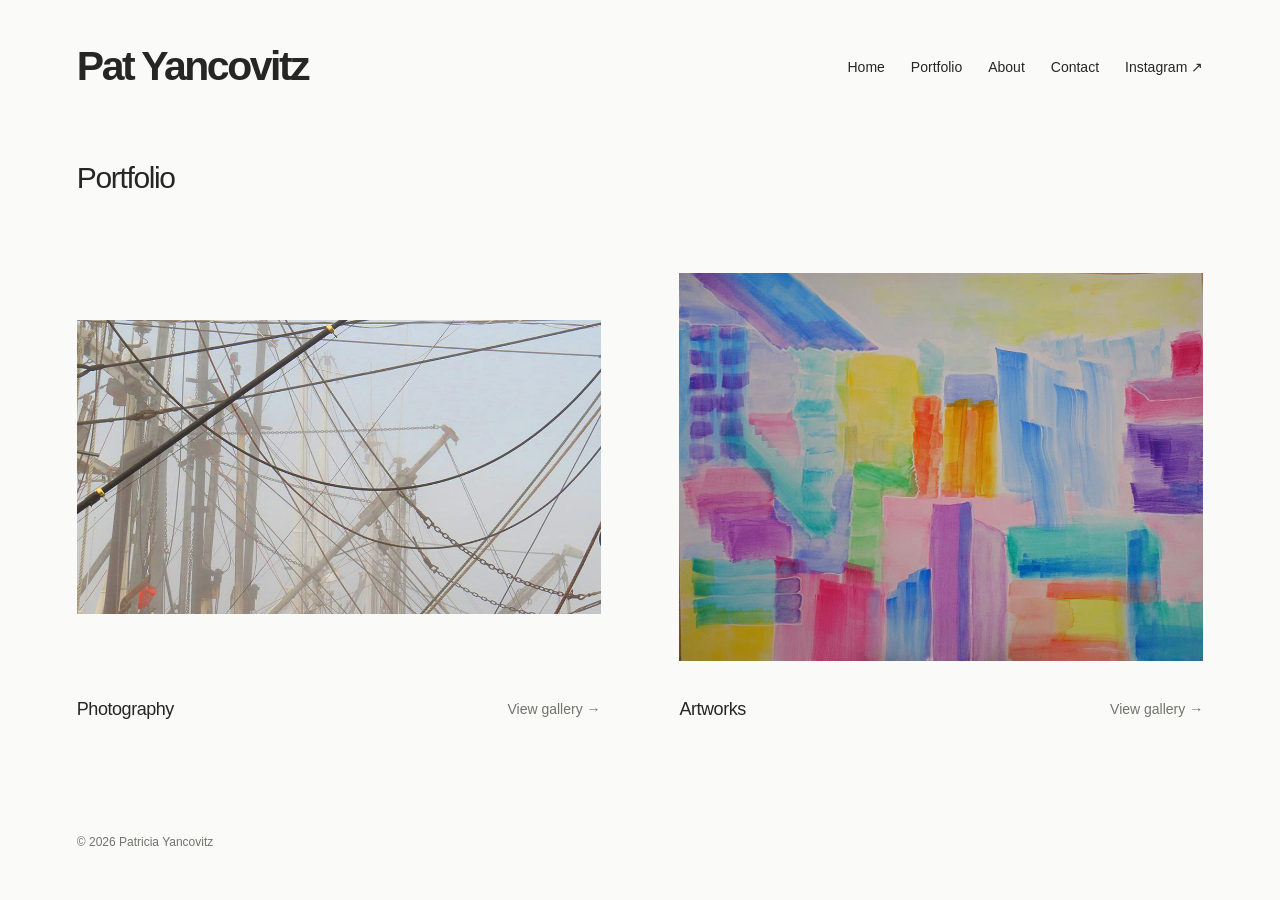
<file: portfolio.html>
<!DOCTYPE html><html lang="en"><head><meta charset="utf-8"><meta name="viewport" content="width=device-width,initial-scale=1"><title>Portfolio — Pat Yancovitz</title><link rel="stylesheet" href="main_style.css"><link rel="icon" href="favicon.svg"></head><body><a href="#main" class="skip-link">Skip to content</a><header class="site-header"><a href="index.html" class="artist-name">Pat Yancovitz</a><nav aria-label="Main navigation"><a href="index.html">Home</a><a href="portfolio.html">Portfolio</a><a href="about.html">About</a><a href="contact.html">Contact</a><a href="https://www.instagram.com/pyancovitz/" target="_blank" rel="noopener noreferrer">Instagram ↗</a></nav></header><main id="main"><section class="page collections-page"><h1 class="page-title">Portfolio</h1><div class="collection-grid"><a href="photography.html" class="collection-card"><div class="collection-cover"><img src="masts-in-fog.jpg" width="1000" height="562" alt="Fishing boat masts, cables, and rigging overlap in a pale morning fog." loading="eager" draggable="false"></div><div class="collection-caption"><h2>Photography</h2><span>View gallery →</span></div></a><a href="artworks.html" class="collection-card"><div class="collection-cover"><img src="city-in-color.jpg" width="936" height="694" alt="Overlapping blocks of pink, blue, yellow, and green suggest a vivid abstract city." loading="eager" draggable="false"></div><div class="collection-caption"><h2>Artworks</h2><span>View gallery →</span></div></a></div></section></main><footer class="site-footer">© <span data-pat-year>2026</span> Patricia Yancovitz</footer><script src="pat-gallery.js"></script></body></html>
</file>
<file: main_style.css>
:root { --background:#fafaf8; --foreground:#262724; --muted:#eeeee9; --muted-foreground:#72736b; --border:#ddded7; --red:#984139; --radius:0; }
* { box-sizing:border-box; }
body { margin:0; background:var(--background); color:var(--foreground); font:16px Arial,Helvetica,sans-serif; -webkit-font-smoothing:antialiased; }
a { color:inherit; text-decoration:none; }
button { font:inherit; cursor:pointer; }
button:disabled { cursor:default; opacity:.45; }
a,button { -webkit-tap-highlight-color:transparent; }
:focus-visible { outline:2px solid var(--red); outline-offset:5px; }
::selection { color:var(--background); background:var(--red); }
.skip-link { position:fixed; top:8px; left:8px; transform:translateY(-200%); padding:12px; background:var(--foreground); color:white; z-index:100; }
.skip-link:focus { transform:none; }
.site-header { width:88%; max-width:1320px; margin:0 auto; padding:42px 0; display:flex; align-items:center; justify-content:space-between; gap:30px; }
.artist-name { font-size:clamp(32px,3.2vw,44px); font-weight:700; letter-spacing:-.06em; line-height:1.2; }
.site-header nav { display:flex; flex-wrap:wrap; column-gap:26px; row-gap:4px; align-items:center; }
.site-header nav a { display:flex; min-height:44px; align-items:center; font-size:14px; }
.site-header nav a:hover,.text-link:hover { color:var(--red); }
.page { width:88%; max-width:1160px; margin:0 auto; }
.home-page { max-width:1080px; padding:34px 0 58px; }
.home-carousel:focus-visible { outline-offset:12px; }
.slide-track { margin-left:0; }
.hero-slide { padding-left:0; height:clamp(340px,54vh,680px); display:flex; justify-content:center; align-items:center; }
.hero-slide img { display:block; height:100%; width:100%; object-fit:contain; }
.slider-toolbar { display:flex; align-items:center; justify-content:space-between; gap:24px; padding-top:22px; }
.slider-toolbar h2 { font-weight:400; font-size:14px; margin:0; color:var(--muted-foreground); }
.slider-controls,.slider-buttons { display:flex; gap:23px; align-items:center; }
.image-count { font-size:12px; color:var(--muted-foreground); white-space:nowrap; font-variant-numeric:tabular-nums; }
.control-button { min-height:44px; display:inline-flex; align-items:center; justify-content:center; gap:10px; background:none; border:0; padding:8px 0; font-size:14px; }
.control-button:hover { color:var(--red); }
.site-footer { width:88%; max-width:1320px; margin:0 auto; padding:30px 0 35px; font-size:12px; color:var(--muted-foreground); }
.page-title { font-size:30px; font-weight:400; letter-spacing:-.045em; margin:28px 0 50px; line-height:1.15; }
.collection-grid { display:grid; grid-template-columns:1fr 1fr; gap:7%; padding:12px 0 85px; }
.collection-cover { display:flex; align-items:center; aspect-ratio:1.25; }
.collection-cover img { width:100%; height:100%; object-fit:contain; }
.collection-caption { display:flex; justify-content:space-between; gap:20px; align-items:center; padding-top:22px; }
.collection-caption h2 { font-size:18px; font-weight:400; letter-spacing:-.025em; margin:0; }
.collection-caption span { font-size:14px; color:var(--muted-foreground); }
.cv-section { max-width:760px; margin-top:70px; }
.cv-section h2 { font-size:24px; font-weight:400; letter-spacing:-.035em; margin:0 0 24px; }
.cv-section h3 { font-size:14px; font-weight:700; letter-spacing:.06em; text-transform:uppercase; margin:42px 0 14px; }
.cv-section p,.cv-section li { font-size:16px; line-height:1.7; }
.cv-section p { margin:0; }
.cv-contact { color:var(--muted-foreground); }
.cv-section ul { margin:0; padding-left:20px; }
.cv-section li { margin:0 0 12px; }
.cv-list { list-style:none; padding-left:0 !important; }
.cv-list li { margin-bottom:18px; }
</file>
